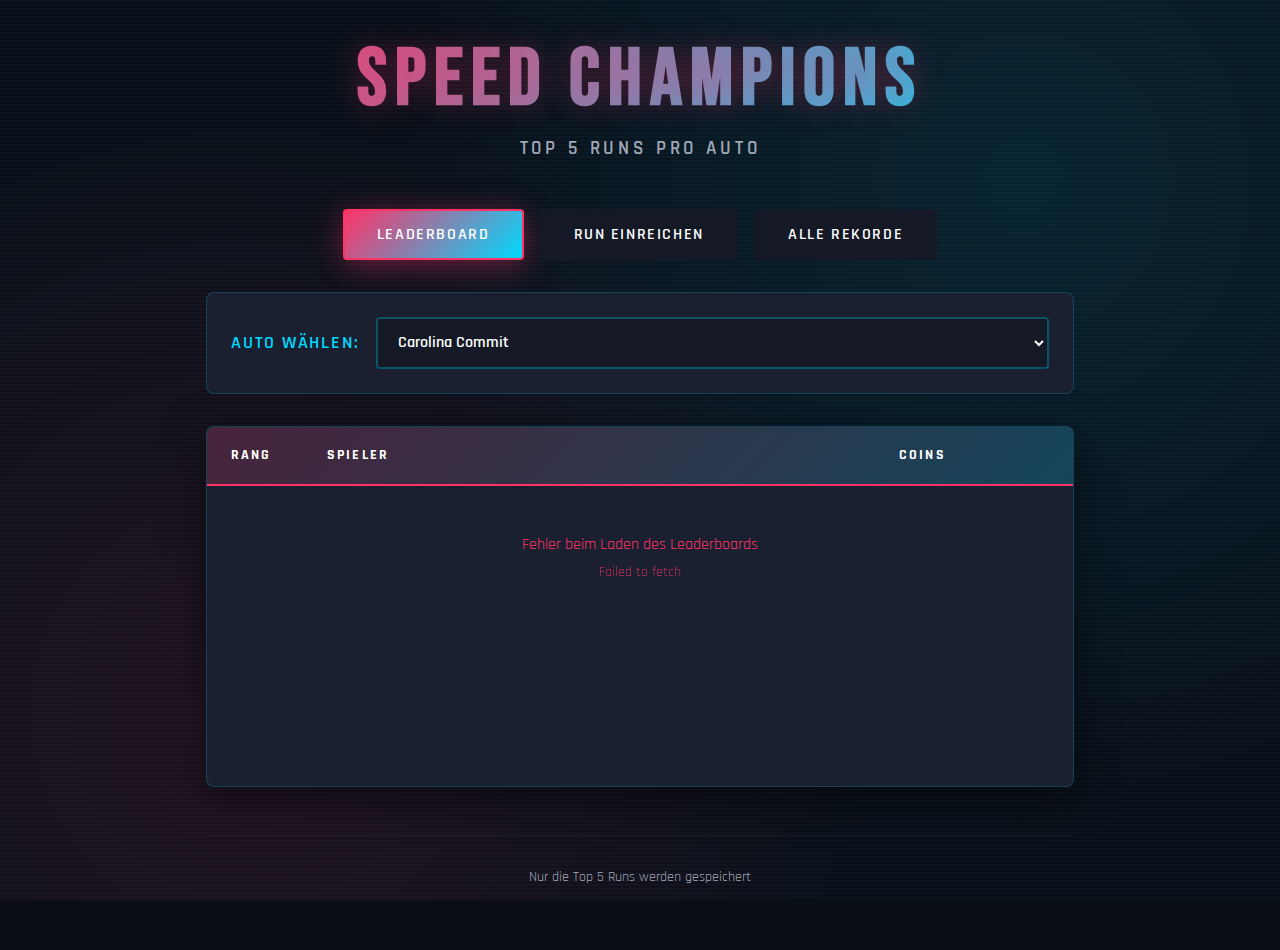
<file: index.html>
<!DOCTYPE html>
<html lang="de">
<head>
    <meta charset="UTF-8">
    <meta name="viewport" content="width=device-width, initial-scale=1.0">
    <title>Speed Champions - Leaderboard</title>
    <link rel="stylesheet" href="frontend/style.css">
    <link rel="preconnect" href="https://fonts.googleapis.com">
    <link rel="preconnect" href="https://fonts.gstatic.com" crossorigin>
    <link href="https://fonts.googleapis.com/css2?family=Bebas+Neue&family=Rajdhani:wght@400;600;700&display=swap" rel="stylesheet">
</head>
<body>
    <div class="container">
        <header class="header">
            <h1 class="title">SPEED CHAMPIONS</h1>
            <p class="subtitle">Top 5 Runs pro Auto</p>
        </header>

        <nav class="nav-buttons">
            <a href="index.html" class="nav-btn active">Leaderboard</a>
            <a href="frontend/submit.html" class="nav-btn">Run einreichen</a>
            <a href="frontend/all-records.html" class="nav-btn">Alle Rekorde</a>
        </nav>

        <div class="car-selector-wrapper">
            <label for="carSelect" class="car-label">Auto wählen:</label>
            <select id="carSelect" class="car-select">
                <option value="">Lädt...</option>
            </select>
        </div>

        <div class="leaderboard-container">
            <div class="leaderboard-header">
                <div class="header-cell rank-col">Rang</div>
                <div class="header-cell player-col">Spieler</div>
                <div class="header-cell coins-col">Coins</div>
            </div>

            <div id="leaderboardBody" class="leaderboard-body">
                <div class="loading">Lade Leaderboard...</div>
            </div>
        </div>

        <footer class="footer">
            <p>Nur die Top 5 Runs werden gespeichert</p>
        </footer>
    </div>

    <script src="frontend/script.js"></script>
</body>
</html>
</file>
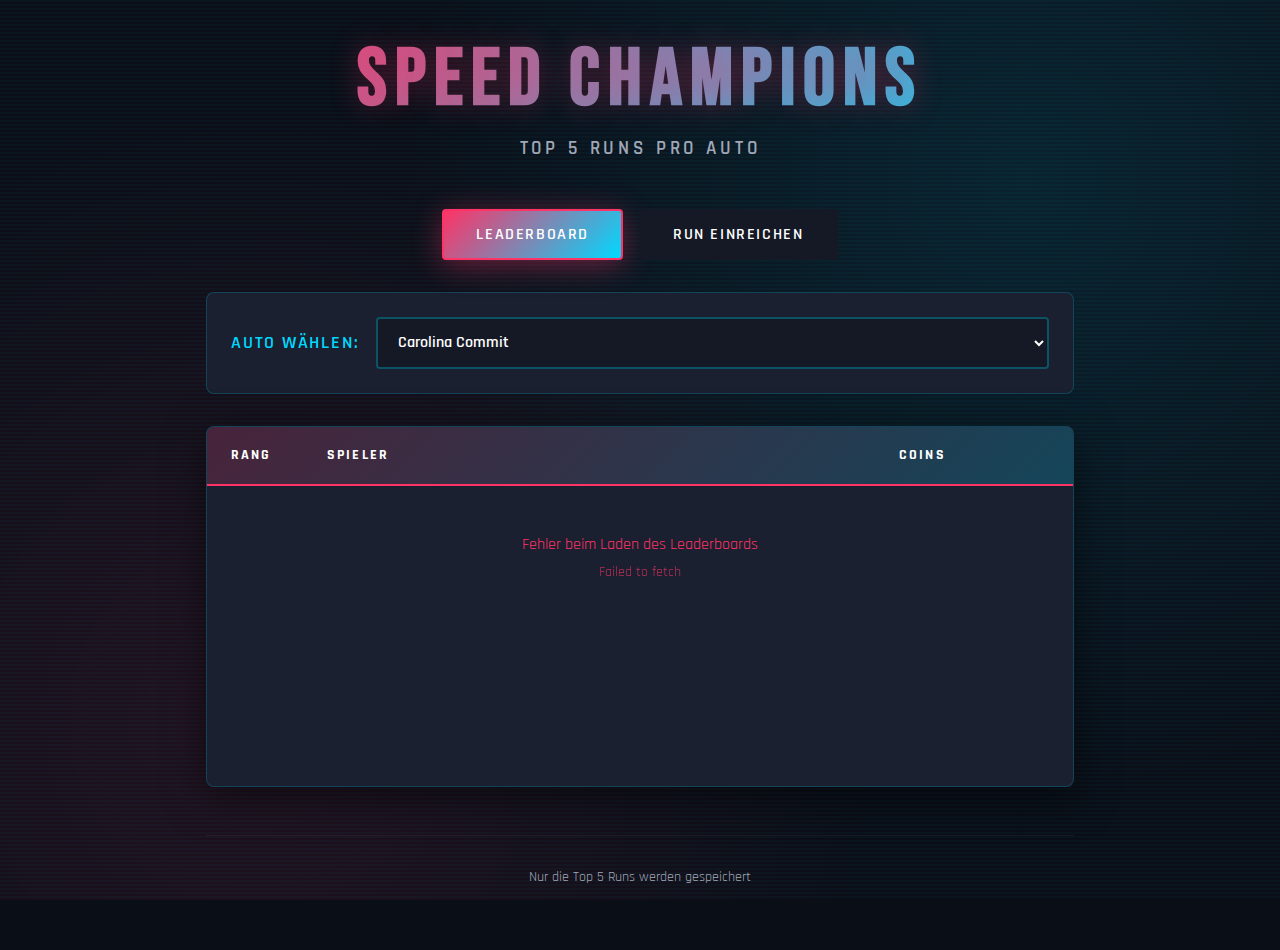
<file: frontend/index.html>
<!DOCTYPE html>
<html lang="de">
<head>
    <meta charset="UTF-8">
    <meta name="viewport" content="width=device-width, initial-scale=1.0">
    <title>Speed Champions - Leaderboard</title>
    <link rel="stylesheet" href="style.css">
    <link rel="preconnect" href="https://fonts.googleapis.com">
    <link rel="preconnect" href="https://fonts.gstatic.com" crossorigin>
    <link href="https://fonts.googleapis.com/css2?family=Bebas+Neue&family=Rajdhani:wght@400;600;700&display=swap" rel="stylesheet">
</head>
<body>
    <div class="container">
        <header class="header">
            <h1 class="title">SPEED CHAMPIONS</h1>
            <p class="subtitle">Top 5 Runs pro Auto</p>
        </header>

        <nav class="nav-buttons">
            <a href="index.html" class="nav-btn active">Leaderboard</a>
            <a href="submit.html" class="nav-btn">Run einreichen</a>
        </nav>

        <div class="car-selector-wrapper">
            <label for="carSelect" class="car-label">Auto wählen:</label>
            <select id="carSelect" class="car-select">
                <option value="">Lädt...</option>
            </select>
        </div>

        <div class="leaderboard-container">
            <div class="leaderboard-header">
                <div class="header-cell rank-col">Rang</div>
                <div class="header-cell player-col">Spieler</div>
                <div class="header-cell coins-col">Coins</div>
            </div>

            <div id="leaderboardBody" class="leaderboard-body">
                <div class="loading">Lade Leaderboard...</div>
            </div>
        </div>

        <footer class="footer">
            <p>Nur die Top 5 Runs werden gespeichert</p>
        </footer>
    </div>

    <script src="script.js"></script>
</body>
</html>
</file>
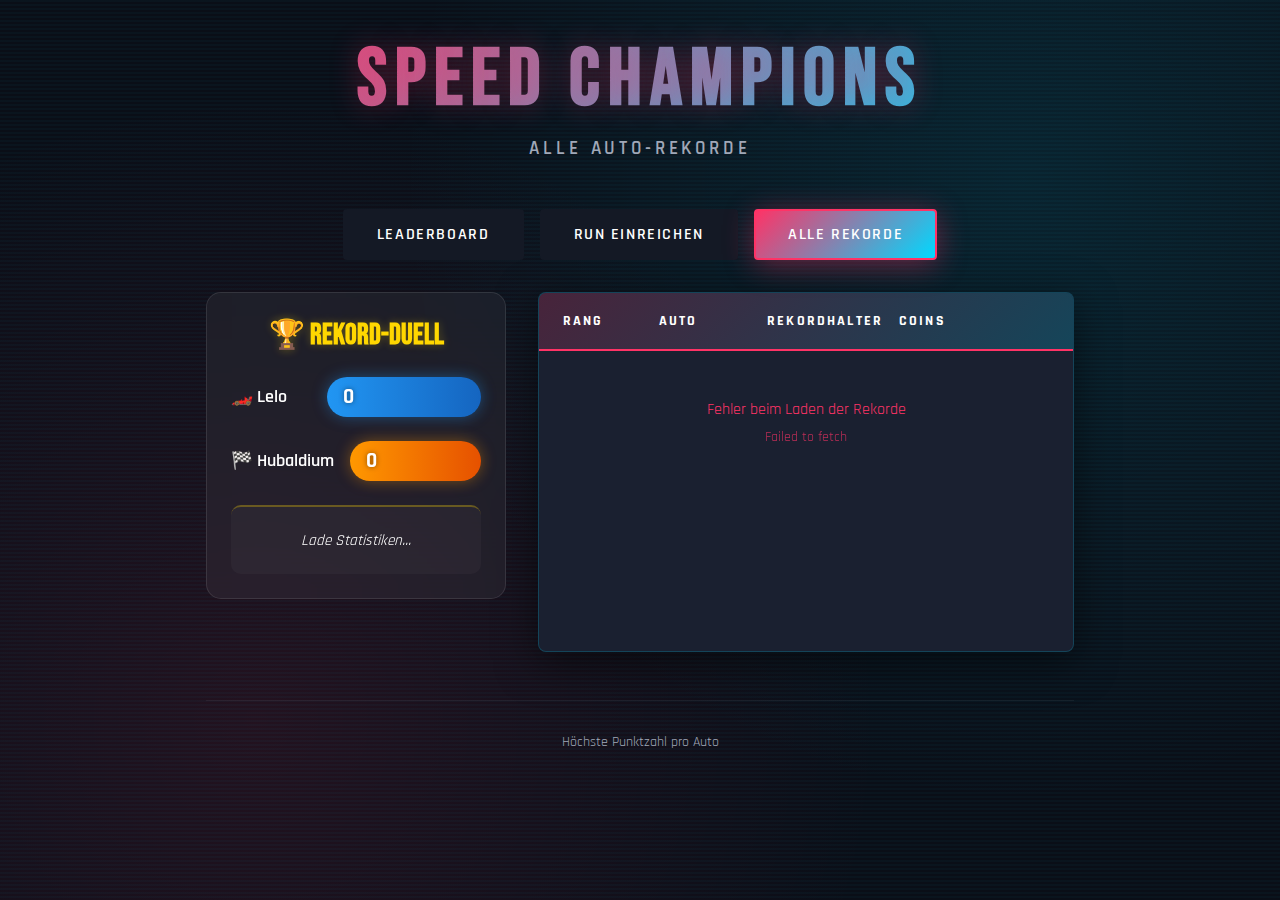
<file: frontend/all-records.html>
<!DOCTYPE html>
<html lang="de">
<head>
    <meta charset="UTF-8">
    <meta name="viewport" content="width=device-width, initial-scale=1.0">
    <title>Alle Rekorde - Speed Champions</title>
    <link rel="stylesheet" href="style.css">
    <link rel="preconnect" href="https://fonts.googleapis.com">
    <link rel="preconnect" href="https://fonts.gstatic.com" crossorigin>
    <link href="https://fonts.googleapis.com/css2?family=Bebas+Neue&family=Rajdhani:wght@400;600;700&display=swap" rel="stylesheet">
    <style>
        /* Layout für Sidebar und Hauptinhalt */
        .main-content-wrapper {
            display: grid;
            grid-template-columns: 300px 1fr;
            gap: 2rem;
            margin-top: 2rem;
        }

        @media (max-width: 968px) {
            .main-content-wrapper {
                grid-template-columns: 1fr;
            }

            .stats-sidebar {
                order: 2;
            }

            .main-content {
                order: 1;
            }
        }

        /* Statistik-Sidebar Styles */
        .stats-sidebar {
            position: sticky;
            top: 2rem;
            height: fit-content;
        }

        .stats-card {
            background: rgba(255, 255, 255, 0.05);
            border-radius: 15px;
            padding: 1.5rem;
            backdrop-filter: blur(10px);
            border: 1px solid rgba(255, 255, 255, 0.1);
        }

        .stats-card-title {
            font-family: 'Bebas Neue', sans-serif;
            font-size: 1.8rem;
            color: #ffd700;
            text-align: center;
            margin-bottom: 1.5rem;
            text-shadow: 0 0 10px rgba(255, 215, 0, 0.3);
        }

        .mini-chart {
            display: flex;
            flex-direction: column;
            gap: 1.5rem;
            margin-bottom: 1.5rem;
        }

        .mini-bar-wrapper {
            display: flex;
            align-items: center;
            gap: 1rem;
        }

        .mini-bar-label {
            font-family: 'Rajdhani', sans-serif;
            font-weight: 600;
            font-size: 1.1rem;
            color: #fff;
            min-width: 80px;
        }

        .mini-bar {
            flex: 1;
            height: 40px;
            border-radius: 20px;
            position: relative;
            transition: all 0.5s ease;
            display: flex;
            align-items: center;
            padding: 0 1rem;
            min-width: 50px;
        }

        .mini-bar.lelo {
            background: linear-gradient(90deg, #2196F3, #1565C0);
            box-shadow: 0 0 15px rgba(33, 150, 243, 0.4);
        }

        .mini-bar.hubaldium {
            background: linear-gradient(90deg, #FF9800, #E65100);
            box-shadow: 0 0 15px rgba(255, 152, 0, 0.4);
        }

        .mini-bar-value {
            font-size: 1.3rem;
            font-weight: bold;
            color: #fff;
            text-shadow: 0 0 5px rgba(0, 0, 0, 0.5);
        }

        .stats-summary {
            text-align: center;
            padding: 1rem;
            background: rgba(255, 255, 255, 0.03);
            border-radius: 10px;
            border-top: 2px solid rgba(255, 215, 0, 0.3);
        }

        .stats-summary p {
            margin: 0.5rem 0;
            color: #fff;
            font-size: 0.95rem;
        }

        .stats-loading {
            color: rgba(255, 255, 255, 0.6);
            font-style: italic;
        }

        .winner-text {
            font-weight: bold;
            color: #ffd700;
            font-size: 1.1rem;
            margin-top: 1rem;
            padding: 0.5rem;
            background: rgba(255, 215, 0, 0.1);
            border-radius: 5px;
        }

        .stats-detail {
            display: flex;
            justify-content: space-between;
            padding: 0.3rem 0;
        }

        .stats-detail-label {
            color: rgba(255, 255, 255, 0.7);
        }

        .stats-detail-value {
            font-weight: bold;
            color: #4CAF50;
        }

        .main-content {
            min-width: 0;
        }
    </style>
</head>
<body>
    <div class="container">
        <header class="header">
            <h1 class="title">SPEED CHAMPIONS</h1>
            <p class="subtitle">Alle Auto-Rekorde</p>
        </header>

        <nav class="nav-buttons">
            <a href="../index.html" class="nav-btn">Leaderboard</a>
            <a href="submit.html" class="nav-btn">Run einreichen</a>
            <a href="all-records.html" class="nav-btn active">Alle Rekorde</a>
        </nav>

        <div class="main-content-wrapper">
            <!-- Statistik-Sidebar -->
            <aside class="stats-sidebar">
                <div class="stats-card">
                    <h3 class="stats-card-title">🏆 Rekord-Duell</h3>

                    <div class="mini-chart">
                        <div class="mini-bar-wrapper">
                            <div class="mini-bar-label">🏎️ Lelo</div>
                            <div class="mini-bar lelo" id="leloBar">
                                <span class="mini-bar-value" id="leloCount">0</span>
                            </div>
                        </div>

                        <div class="mini-bar-wrapper">
                            <div class="mini-bar-label">🏁 Hubaldium</div>
                            <div class="mini-bar hubaldium" id="hubaldiumBar">
                                <span class="mini-bar-value" id="hubaldiumCount">0</span>
                            </div>
                        </div>
                    </div>

                    <div class="stats-summary" id="statsSummary">
                        <p class="stats-loading">Lade Statistiken...</p>
                    </div>
                </div>
            </aside>

            <!-- Hauptinhalt -->
            <div class="main-content">
                <div class="leaderboard-container">
                    <div class="all-records-header">
                        <div class="header-cell rank-col">Rang</div>
                        <div class="header-cell car-col">Auto</div>
                        <div class="header-cell player-col">Rekordhalter</div>
                        <div class="header-cell coins-col">Coins</div>
                    </div>

                    <div id="allRecordsBody" class="leaderboard-body">
                        <div class="loading">Lade alle Rekorde...</div>
                    </div>
                </div>
            </div>
        </div>

        <footer class="footer">
            <p>Höchste Punktzahl pro Auto</p>
        </footer>
    </div>

    <script src="all-records.js"></script>
</body>
</html>
</file>
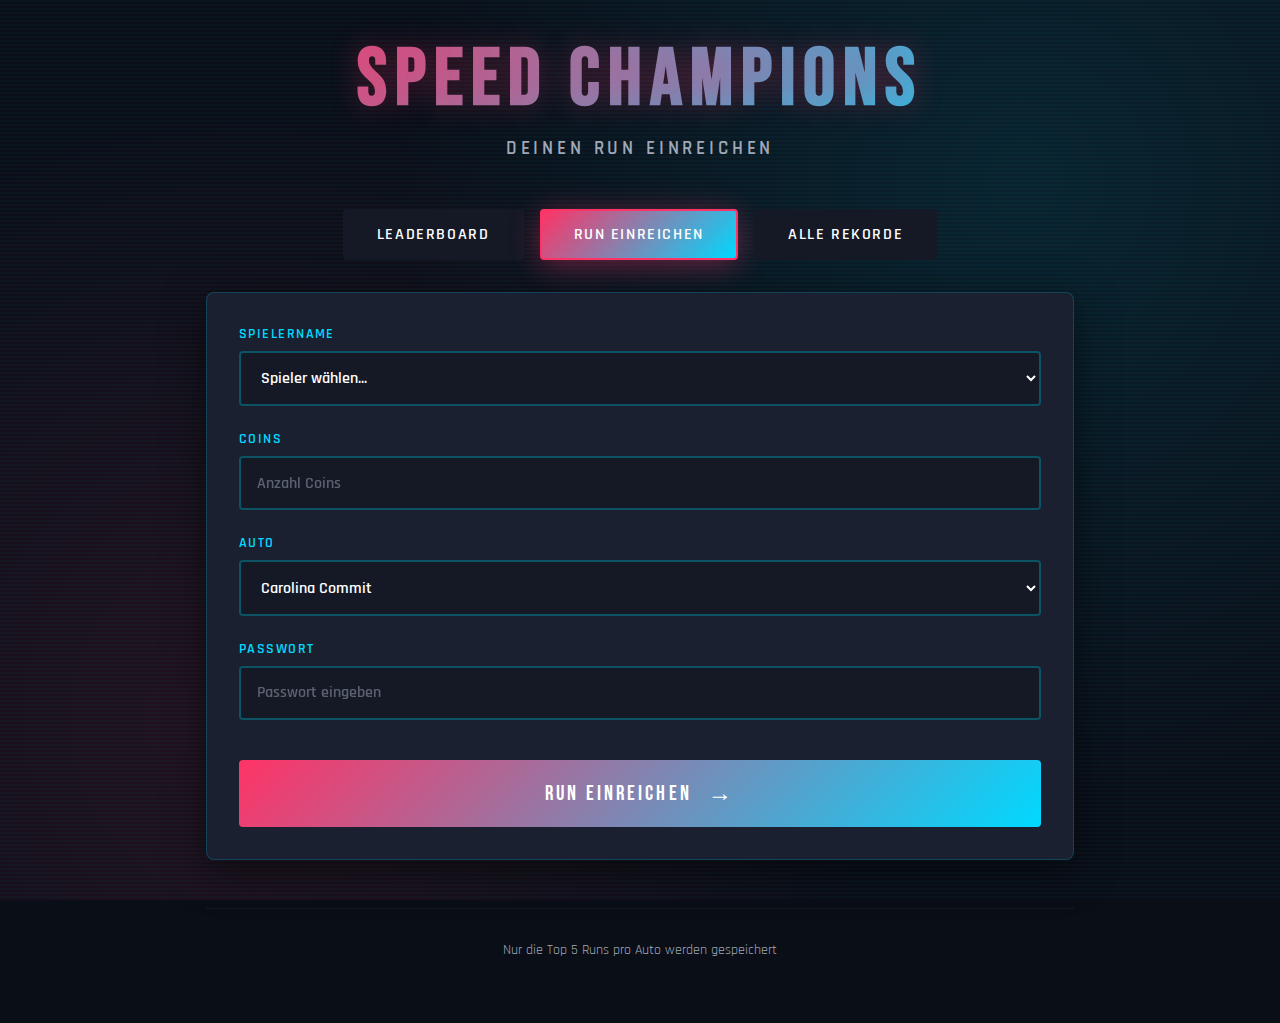
<file: frontend/submit.html>
<!DOCTYPE html>
<html lang="de">
<head>
    <meta charset="UTF-8">
    <meta name="viewport" content="width=device-width, initial-scale=1.0">
    <title>Run einreichen - Speed Champions</title>
    <link rel="stylesheet" href="style.css">
    <link rel="preconnect" href="https://fonts.googleapis.com">
    <link rel="preconnect" href="https://fonts.gstatic.com" crossorigin>
    <link href="https://fonts.googleapis.com/css2?family=Bebas+Neue&family=Rajdhani:wght@400;600;700&display=swap" rel="stylesheet">
</head>
<body>
    <div class="container">
        <header class="header">
            <h1 class="title">SPEED CHAMPIONS</h1>
            <p class="subtitle">Deinen Run einreichen</p>
        </header>

        <nav class="nav-buttons">
            <a href="../index.html" class="nav-btn">Leaderboard</a>
            <a href="submit.html" class="nav-btn active">Run einreichen</a>
            <a href="all-records.html" class="nav-btn">Alle Rekorde</a>
        </nav>

        <div class="form-container">
            <form id="runForm" class="run-form">
                <div class="form-group">
                    <label for="playerName" class="form-label">Spielername</label>
                    <select id="playerName" class="form-select" required>
                        <option value="">Spieler wählen...</option>
                        <option value="Lelo">Lelo</option>
                        <option value="Hubaldium">Hubaldium</option>
                    </select>
                </div>

                <div class="form-group">
                    <label for="coins" class="form-label">Coins</label>
                    <input type="number" id="coins" class="form-input" required min="0" placeholder="Anzahl Coins">
                </div>

                <div class="form-group">
                    <label for="carSelect" class="form-label">Auto</label>
                    <select id="carSelect" class="form-select" required>
                        <option value="">Lädt...</option>
                    </select>
                </div>

                <div class="form-group">
                    <label for="password" class="form-label">Passwort</label>
                    <input type="password" id="password" class="form-input" required placeholder="Passwort eingeben">
                </div>

                <button type="submit" class="submit-btn">
                    <span class="btn-text">Run einreichen</span>
                    <span class="btn-arrow">→</span>
                </button>
            </form>

            <div id="result" class="result"></div>
        </div>

        <footer class="footer">
            <p>Nur die Top 5 Runs pro Auto werden gespeichert</p>
        </footer>
    </div>

    <script src="script.js"></script>
</body>
</html>
</file>
<file: frontend/style.css>
:root {
    --bg-primary: #0a0e17;
    --bg-secondary: #141925;
    --bg-card: #1a2030;
    --accent-primary: #ff3366;
    --accent-secondary: #00d9ff;
    --text-primary: #ffffff;
    --text-secondary: #a0a8b8;
    --gold: #ffd700;
    --silver: #c0c0c0;
    --bronze: #cd7f32;
    --success: #00ff88;
    --error: #ff3366;
}

* {
    margin: 0;
    padding: 0;
    box-sizing: border-box;
}

body {
    font-family: 'Rajdhani', sans-serif;
    background: var(--bg-primary);
    color: var(--text-primary);
    min-height: 100vh;
    background-image:
        repeating-linear-gradient(
            0deg,
            transparent,
            transparent 2px,
            rgba(0, 217, 255, 0.03) 2px,
            rgba(0, 217, 255, 0.03) 4px
        ),
        radial-gradient(
            circle at 20% 80%,
            rgba(255, 51, 102, 0.1) 0%,
            transparent 50%
        ),
        radial-gradient(
            circle at 80% 20%,
            rgba(0, 217, 255, 0.1) 0%,
            transparent 50%
        );
    background-attachment: fixed;
}

.container {
    max-width: 900px;
    margin: 0 auto;
    padding: 2rem 1rem;
}

/* Header */
.header {
    text-align: center;
    margin-bottom: 3rem;
    position: relative;
}

.title {
    font-family: 'Bebas Neue', sans-serif;
    font-size: clamp(3rem, 8vw, 5rem);
    letter-spacing: 0.1em;
    background: linear-gradient(135deg, var(--accent-primary), var(--accent-secondary));
    -webkit-background-clip: text;
    -webkit-text-fill-color: transparent;
    background-clip: text;
    text-shadow: 0 0 30px rgba(255, 51, 102, 0.3);
    margin-bottom: 0.5rem;
    animation: titleGlow 3s ease-in-out infinite;
}

@keyframes titleGlow {
    0%, 100% {
        filter: drop-shadow(0 0 20px rgba(255, 51, 102, 0.5));
    }
    50% {
        filter: drop-shadow(0 0 40px rgba(0, 217, 255, 0.5));
    }
}

.subtitle {
    font-size: 1.2rem;
    color: var(--text-secondary);
    text-transform: uppercase;
    letter-spacing: 0.2em;
    font-weight: 600;
}

/* Navigation */
.nav-buttons {
    display: flex;
    gap: 1rem;
    justify-content: center;
    margin-bottom: 2rem;
}

.nav-btn {
    padding: 0.8rem 2rem;
    background: var(--bg-secondary);
    color: var(--text-primary);
    text-decoration: none;
    border: 2px solid transparent;
    border-radius: 4px;
    font-weight: 600;
    text-transform: uppercase;
    letter-spacing: 0.1em;
    transition: all 0.3s ease;
    position: relative;
    overflow: hidden;
}

.nav-btn::before {
    content: '';
    position: absolute;
    top: 0;
    left: -100%;
    width: 100%;
    height: 100%;
    background: linear-gradient(90deg, transparent, rgba(0, 217, 255, 0.2), transparent);
    transition: left 0.5s ease;
}

.nav-btn:hover::before {
    left: 100%;
}

.nav-btn:hover {
    border-color: var(--accent-secondary);
    transform: translateY(-2px);
    box-shadow: 0 5px 20px rgba(0, 217, 255, 0.3);
}

.nav-btn.active {
    background: linear-gradient(135deg, var(--accent-primary), var(--accent-secondary));
    border-color: var(--accent-primary);
    box-shadow: 0 5px 30px rgba(255, 51, 102, 0.4);
}

/* Car Selector */
.car-selector-wrapper {
    background: var(--bg-card);
    padding: 1.5rem;
    border-radius: 8px;
    border: 1px solid rgba(0, 217, 255, 0.2);
    margin-bottom: 2rem;
    display: flex;
    align-items: center;
    gap: 1rem;
}

.car-label {
    font-size: 1.1rem;
    font-weight: 600;
    text-transform: uppercase;
    letter-spacing: 0.1em;
    color: var(--accent-secondary);
}

.car-select {
    flex: 1;
    padding: 0.8rem 1rem;
    background: var(--bg-secondary);
    color: var(--text-primary);
    border: 2px solid rgba(0, 217, 255, 0.3);
    border-radius: 4px;
    font-family: 'Rajdhani', sans-serif;
    font-size: 1rem;
    font-weight: 600;
    cursor: pointer;
    transition: all 0.3s ease;
}

.car-select:focus {
    outline: none;
    border-color: var(--accent-secondary);
    box-shadow: 0 0 15px rgba(0, 217, 255, 0.3);
}

.car-select option {
    background: var(--bg-secondary);
    color: var(--text-primary);
    padding: 0.5rem;
}

/* Leaderboard */
.leaderboard-container {
    background: var(--bg-card);
    border-radius: 8px;
    overflow: hidden;
    border: 1px solid rgba(0, 217, 255, 0.2);
    box-shadow: 0 10px 40px rgba(0, 0, 0, 0.5);
}

.leaderboard-header {
    display: grid;
    grid-template-columns: 80px 1fr 150px;
    gap: 1rem;
    padding: 1.2rem 1.5rem;
    background: linear-gradient(135deg, rgba(255, 51, 102, 0.2), rgba(0, 217, 255, 0.2));
    border-bottom: 2px solid var(--accent-primary);
}

.header-cell {
    font-weight: 700;
    text-transform: uppercase;
    letter-spacing: 0.15em;
    font-size: 0.9rem;
    color: var(--text-primary);
}

.leaderboard-body {
    min-height: 300px;
}

.leaderboard-row {
    display: grid;
    grid-template-columns: 80px 1fr 150px;
    gap: 1rem;
    padding: 1.2rem 1.5rem;
    border-bottom: 1px solid rgba(255, 255, 255, 0.05);
    transition: all 0.3s ease;
    animation: slideIn 0.5s ease-out backwards;
}

@keyframes slideIn {
    from {
        opacity: 0;
        transform: translateX(-20px);
    }
    to {
        opacity: 1;
        transform: translateX(0);
    }
}

.leaderboard-row:hover {
    background: rgba(0, 217, 255, 0.05);
    transform: translateX(5px);
}

.leaderboard-row:last-child {
    border-bottom: none;
}

.cell {
    display: flex;
    align-items: center;
}

.rank-col {
    justify-content: center;
}

.rank-number {
    font-size: 1.8rem;
    font-weight: 700;
    font-family: 'Bebas Neue', sans-serif;
}

.gold .rank-number {
    color: var(--gold);
    text-shadow: 0 0 10px var(--gold);
}

.silver .rank-number {
    color: var(--silver);
    text-shadow: 0 0 10px var(--silver);
}

.bronze .rank-number {
    color: var(--bronze);
    text-shadow: 0 0 10px var(--bronze);
}

.player-name {
    font-size: 1.2rem;
    font-weight: 600;
}

.coins-col {
    justify-content: flex-end;
    gap: 0.5rem;
}

.coins-value {
    font-size: 1.4rem;
    font-weight: 700;
    font-family: 'Bebas Neue', sans-serif;
    color: var(--accent-secondary);
}

.coins-icon {
    font-size: 1.2rem;
}

/* Loading & Empty States */
.loading,
.empty-state,
.error-state {
    padding: 3rem 2rem;
    text-align: center;
    color: var(--text-secondary);
}

.loading {
    animation: pulse 1.5s ease-in-out infinite;
}

@keyframes pulse {
    0%, 100% { opacity: 0.5; }
    50% { opacity: 1; }
}

.empty-state {
    font-size: 1.2rem;
}

.error-state {
    color: var(--error);
}

.error-details {
    font-size: 0.9rem;
    margin-top: 0.5rem;
    opacity: 0.7;
}

/* Form Container */
.form-container {
    background: var(--bg-card);
    padding: 2rem;
    border-radius: 8px;
    border: 1px solid rgba(0, 217, 255, 0.2);
    box-shadow: 0 10px 40px rgba(0, 0, 0, 0.5);
    margin-bottom: 2rem;
}

.run-form {
    display: flex;
    flex-direction: column;
    gap: 1.5rem;
}

.form-group {
    display: flex;
    flex-direction: column;
    gap: 0.5rem;
}

.form-label {
    font-size: 0.9rem;
    font-weight: 600;
    text-transform: uppercase;
    letter-spacing: 0.1em;
    color: var(--accent-secondary);
}

.form-input,
.form-select {
    padding: 0.9rem 1rem;
    background: var(--bg-secondary);
    color: var(--text-primary);
    border: 2px solid rgba(0, 217, 255, 0.3);
    border-radius: 4px;
    font-family: 'Rajdhani', sans-serif;
    font-size: 1rem;
    font-weight: 600;
    transition: all 0.3s ease;
}

.form-input:focus,
.form-select:focus {
    outline: none;
    border-color: var(--accent-secondary);
    box-shadow: 0 0 15px rgba(0, 217, 255, 0.3);
}

.form-input::placeholder {
    color: var(--text-secondary);
    opacity: 0.5;
}

/* Submit Button */
.submit-btn {
    margin-top: 1rem;
    padding: 1.2rem 2rem;
    background: linear-gradient(135deg, var(--accent-primary), var(--accent-secondary));
    color: var(--text-primary);
    border: none;
    border-radius: 4px;
    font-family: 'Bebas Neue', sans-serif;
    font-size: 1.3rem;
    letter-spacing: 0.15em;
    cursor: pointer;
    transition: all 0.3s ease;
    position: relative;
    overflow: hidden;
    display: flex;
    align-items: center;
    justify-content: center;
    gap: 1rem;
}

.submit-btn::before {
    content: '';
    position: absolute;
    top: 50%;
    left: 50%;
    width: 0;
    height: 0;
    border-radius: 50%;
    background: rgba(255, 255, 255, 0.2);
    transform: translate(-50%, -50%);
    transition: width 0.6s ease, height 0.6s ease;
}

.submit-btn:hover::before {
    width: 300px;
    height: 300px;
}

.submit-btn:hover {
    transform: translateY(-3px);
    box-shadow: 0 10px 30px rgba(255, 51, 102, 0.5);
}

.submit-btn:active {
    transform: translateY(-1px);
}

.submit-btn:disabled {
    opacity: 0.5;
    cursor: not-allowed;
    transform: none;
}

.btn-text,
.btn-arrow {
    position: relative;
    z-index: 1;
}

.btn-arrow {
    font-size: 1.5rem;
    transition: transform 0.3s ease;
}

.submit-btn:hover .btn-arrow {
    transform: translateX(5px);
}

/* Result Message */
.result {
    margin-top: 1.5rem;
    padding: 1rem 1.5rem;
    border-radius: 4px;
    font-weight: 600;
    text-align: center;
    display: none;
    animation: slideDown 0.3s ease-out;
}

@keyframes slideDown {
    from {
        opacity: 0;
        transform: translateY(-10px);
    }
    to {
        opacity: 1;
        transform: translateY(0);
    }
}

.result.success {
    background: rgba(0, 255, 136, 0.1);
    border: 2px solid var(--success);
    color: var(--success);
}

.result.error {
    background: rgba(255, 51, 102, 0.1);
    border: 2px solid var(--error);
    color: var(--error);
}

/* Footer */
.footer {
    margin-top: 3rem;
    padding: 2rem 0;
    text-align: center;
    color: var(--text-secondary);
    font-size: 0.9rem;
    border-top: 1px solid rgba(255, 255, 255, 0.05);
}

/* Responsive Design */
@media (max-width: 768px) {
    .container {
        padding: 1rem 0.5rem;
    }

    .title {
        font-size: 2.5rem;
    }

    .nav-buttons {
        flex-direction: column;
    }

    .car-selector-wrapper {
        flex-direction: column;
        align-items: stretch;
    }

    .leaderboard-header,
    .leaderboard-row {
        grid-template-columns: 60px 1fr 120px;
        gap: 0.5rem;
        padding: 1rem;
    }

    .rank-number {
        font-size: 1.4rem;
    }

    .player-name {
        font-size: 1rem;
    }

    .coins-value {
        font-size: 1.2rem;
    }

    .form-container {
        padding: 1.5rem;
    }
}

@media (max-width: 480px) {
    .leaderboard-header,
    .leaderboard-row {
        grid-template-columns: 50px 1fr 100px;
        font-size: 0.9rem;
    }

    .header-cell {
        font-size: 0.75rem;
    }
}

/* All Records spezifische Styles */
.all-records-header {
    display: grid;
    grid-template-columns: 80px 2fr 2fr 150px;
    gap: 1rem;
    padding: 1.2rem 1.5rem;
    background: linear-gradient(135deg, rgba(255, 51, 102, 0.2), rgba(0, 217, 255, 0.2));
    border-bottom: 2px solid var(--accent-primary);
}

.all-records-row {
    display: grid;
    grid-template-columns: 80px 2fr 2fr 150px;
    gap: 1rem;
    padding: 1.2rem 1.5rem;
    border-bottom: 1px solid rgba(255, 255, 255, 0.05);
    transition: all 0.3s ease;
    animation: slideIn 0.5s ease-out backwards;
}

.all-records-row:hover {
    background: rgba(0, 217, 255, 0.05);
    transform: translateX(5px);
}

.all-records-row:last-child {
    border-bottom: none;
}

.car-col {
    display: flex;
    align-items: center;
}

.car-name {
    font-weight: 600;
    color: var(--text-primary);
    font-size: 1rem;
}

.no-record {
    color: var(--text-secondary);
    font-style: italic;
    font-weight: 400;
}

/* Responsive Design für All Records */
@media (max-width: 768px) {
    .all-records-header,
    .all-records-row {
        grid-template-columns: 60px 1fr 1fr 100px;
        gap: 0.5rem;
        padding: 1rem;
        font-size: 0.85rem;
    }

    .car-name {
        font-size: 0.9rem;
    }
}

@media (max-width: 480px) {
    .all-records-header,
    .all-records-row {
        grid-template-columns: 50px 1.5fr 1fr 90px;
        gap: 0.3rem;
        padding: 0.75rem 0.5rem;
        font-size: 0.75rem;
    }
}
</file>
